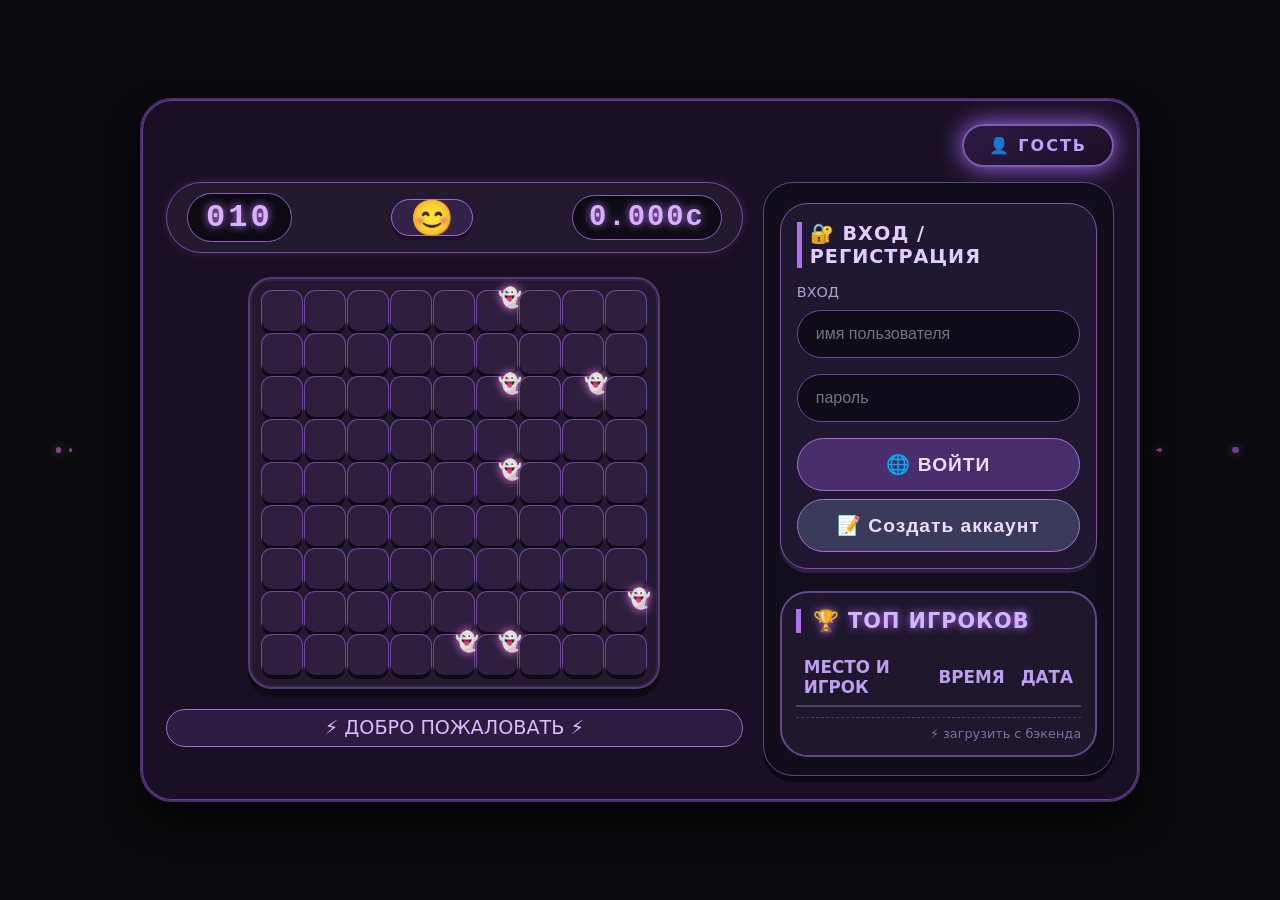
<file: index.html>
<!DOCTYPE html>
<html lang="ru">
<head>
    <meta charset="UTF-8">
    <meta name="viewport" content="width=device-width, initial-scale=1.0">
    <title>САПЁР</title>
    <link rel="stylesheet" href="style.css">
</head>
<body>
    <div class="lightning" id="lightning"></div>
    
    <div class="game-container">
        <div class="top-bar">
            <div class="role-badge guest" id="roleBadge">👤 ГОСТЬ</div>
        </div>

        <div class="main-layout">
            <div class="saper-section">
                <div class="top-panel">
                    <div class="mine-counter" id="mineCounter">010</div>
                    <button class="reset-button" id="resetGameBtn">😊</button>
                    <div class="game-timer" id="gameTimer">0.000с</div>
                </div>

                <div class="board-container">
                    <div class="minesweeper-board" id="board"></div>
                </div>

                <div class="status-message" id="gameStatus">⚡ ДОБРО ПОЖАЛОВАТЬ ⚡</div>
            </div>

            <div class="right-section" id="rightSection">
            </div>
        </div>
    </div>

    <script src="script.js"></script>
</body>
</html>
</file>
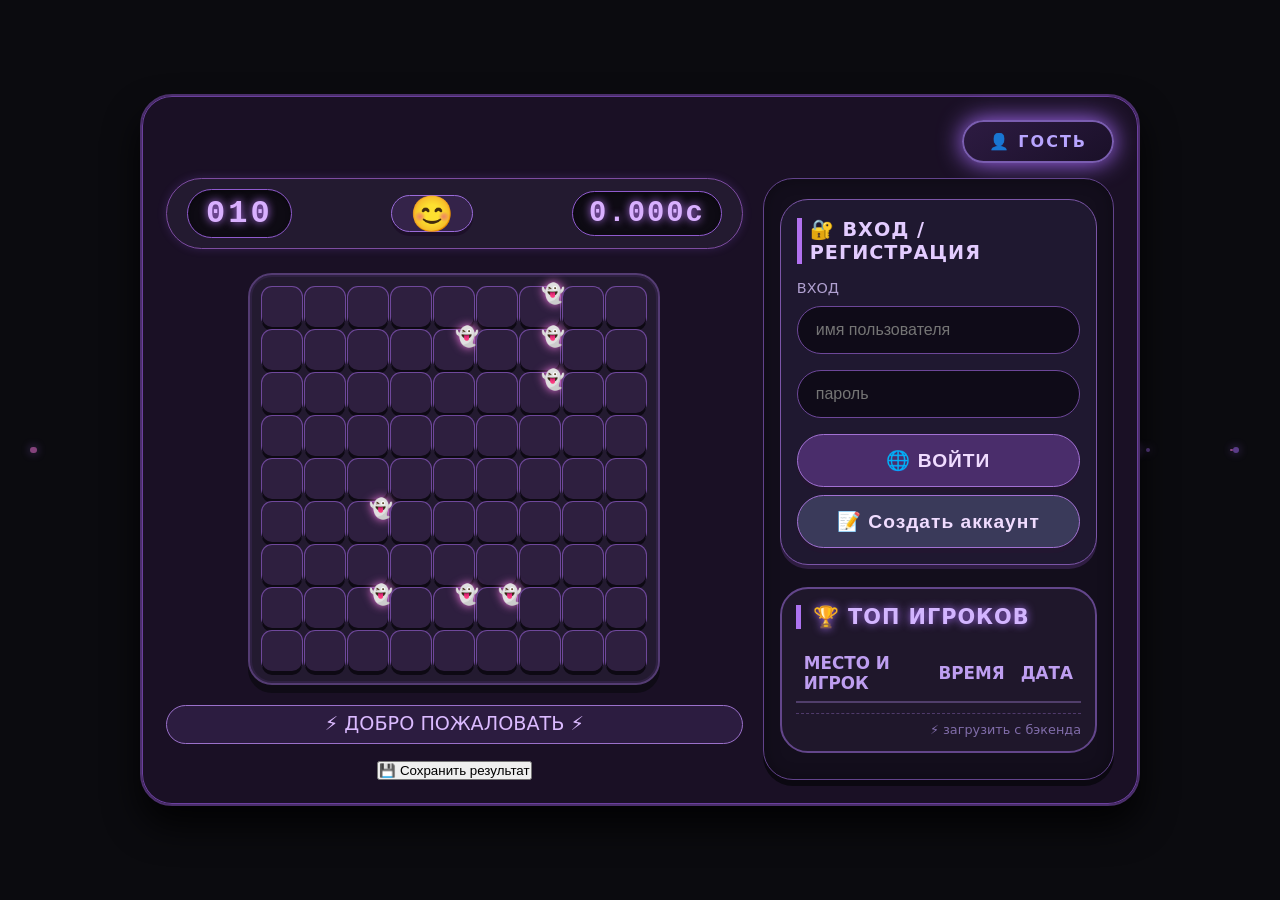
<file: templates/index.html>
<!-- Копия Bomber/index.html для шаблона Django -->
<!DOCTYPE html>
<html lang="ru">
<head>
    <meta charset="UTF-8">
    <meta name="viewport" content="width=device-width, initial-scale=1.0">
    <title>САПЁР</title>
    <link rel="stylesheet" href="/static/style.css">
</head>
<body>
    <div class="lightning" id="lightning"></div>
    <div class="game-container">
        <div class="top-bar">
            <div class="role-badge guest" id="roleBadge">👤 ГОСТЬ</div>
        </div>
        <div class="main-layout">
            <div class="saper-section">
                <div class="top-panel">
                    <div class="mine-counter" id="mineCounter">010</div>
                    <button class="reset-button" id="resetGameBtn">😊</button>
                    <div class="game-timer" id="gameTimer">0.000с</div>
                </div>
                <div class="board-container">
                    <div class="minesweeper-board" id="board"></div>
                </div>
                <div class="status-message" id="gameStatus">⚡ ДОБРО ПОЖАЛОВАТЬ ⚡</div>
                <div style="text-align: center; margin-top: 16px;">
                    <button type="button" class="save-result-button" id="saveResultBtn" title="(DEBUG) Всегда активна для отладки — нажмите для сохранения">💾 Сохранить результат</button>
                </div>
            </div>
            <div class="right-section" id="rightSection">
            </div>
        </div>
    </div>
    <script src="/static/script.js"></script>
</body>
</html>
</file>
<file: style.css>
* {
    box-sizing: border-box;
    margin: 0;
    padding: 0;
}

body {
    background: #0b0b0f;
    font-family: 'Segoe UI', Roboto, system-ui, sans-serif;
    min-height: 100vh;
    display: flex;
    justify-content: center;
    align-items: center;
    margin: 0;
    padding: 16px;
    overflow-x: hidden;
    position: relative;
}

.particle {
    position: fixed;
    width: 4px;
    height: 4px;
    background: #bf7aff;
    border-radius: 50%;
    pointer-events: none;
    z-index: 1;
    animation: floatUp 8s linear infinite;
    opacity: 0.5;
    box-shadow: 0 0 10px #aa6eff;
}

@keyframes floatUp {
    0% { transform: translateY(100vh) scale(1); opacity: 0.5; }
    100% { transform: translateY(-100px) scale(0); opacity: 0; }
}

.lightning {
    position: fixed;
    top: 0;
    left: 0;
    width: 100%;
    height: 100%;
    background: radial-gradient(circle at var(--x, 50%) var(--y, 50%), rgba(200, 0, 255, 0.5) 0%, transparent 70%);
    pointer-events: none;
    z-index: 9999;
    opacity: 0;
    transition: opacity 0.1s;
}

.lightning.flash {
    animation: lightningFlash 0.3s ease-out;
}

@keyframes lightningFlash {
    0% { opacity: 0; }
    10% { opacity: 1; }
    30% { opacity: 0.8; }
    60% { opacity: 0.3; }
    100% { opacity: 0; }
}

.game-container {
    max-width: 1000px;
    width: 100%;
    background: #1a1025;
    border: 2px solid #4b2f6b;
    border-radius: 32px;
    padding: 24px;
    box-shadow: 0 20px 35px rgba(0, 0, 0, 0.8), 0 0 0 1px #6b3f9e inset;
    position: relative;
    z-index: 10;
}

.top-bar {
    display: flex;
    justify-content: flex-end;
    align-items: center;
    margin-bottom: 15px;
}

.role-badge {
    background: linear-gradient(145deg, #2d1b42, #1a1028);
    border: 2px solid #9f72d9;
    border-radius: 50px;
    padding: 10px 25px;
    display: inline-block;
    font-weight: bold;
    text-transform: uppercase;
    letter-spacing: 2px;
    box-shadow: 0 0 25px #aa6eff;
    color: #d9b0ff;
}

.role-badge.guest { border-color: #7a5db0; color: #b8a5ff; }
.role-badge.user { border-color: #6fd96f; color: #b5ffb0; text-shadow: 0 0 10px #00ff88; }
.role-badge.admin { border-color: #d96f6f; color: #ffb0b0; text-shadow: 0 0 10px #ff4444; }

.main-layout {
    display: flex;
    gap: 20px;
    flex-wrap: wrap;
}

.saper-section {
    flex: 2;
    min-width: 320px;
}

.right-section {
    flex: 1.1;
    min-width: 260px;
    background: #130e1c;
    border-radius: 30px;
    padding: 20px 16px 18px 16px;
    border: 1px solid #62438b;
    box-shadow: inset 0 0 15px #0000004d, 0 6px 0 #0b0811;
    display: flex;
    flex-direction: column;
    gap: 22px;
}

.top-panel {
    display: flex;
    align-items: center;
    justify-content: space-between;
    background: #231a30;
    border-radius: 60px;
    padding: 10px 20px;
    margin-bottom: 24px;
    border: 1px solid #7d4ca0;
    box-shadow: 0 0 10px #a15eff33;
}

.mine-counter {
    background: #0e0b14;
    color: #d9b0ff;
    font-size: 2rem;
    font-weight: 700;
    font-family: 'Courier New', monospace;
    padding: 5px 18px;
    border-radius: 40px;
    letter-spacing: 3px;
    text-shadow: 0 0 8px #bf7aff;
    border: 1px solid #8f5acd;
    box-shadow: inset 0 2px 5px #00000066;
}

.reset-button {
    background: #342349;
    border: none;
    font-size: 2.2rem;
    line-height: 1;
    cursor: pointer;
    padding: 0 18px;
    border-radius: 50px;
    transition: 0.2s;
    color: #e2c4ff;
    border: 1px solid #9b6cdb;
    box-shadow: 0 4px 0 #1d1029;
}

.reset-button:hover {
    background: #4f3470;
    transform: scale(1.03);
    border-color: #c197ff;
    box-shadow: 0 0 12px #cb9eff;
}

.game-timer {
    background: #0e0b14;
    color: #d9b0ff;
    font-size: 1.8rem;
    font-weight: 700;
    font-family: 'Courier New', monospace;
    padding: 5px 16px;
    border-radius: 40px;
    text-shadow: 0 0 8px #bf7aff;
    border: 1px solid #8f5acd;
    box-shadow: inset 0 2px 5px #00000066;
    letter-spacing: 2px;
}

.board-container {
    display: flex;
    justify-content: center;
    margin-bottom: 20px;
}

.minesweeper-board {
    display: inline-grid;
    grid-template-columns: repeat(9, 40px);
    gap: 3px;
    background: #231a30;
    padding: 12px;
    border-radius: 24px;
    border: 2px solid #543c73;
    box-shadow: 0 0 0 2px #2f2142 inset, 0 8px 0 #0f0b16;
}

.cell {
    width: 40px;
    height: 40px;
    background: #2e1f3f;
    border-radius: 10px;
    display: flex;
    align-items: center;
    justify-content: center;
    font-weight: 800;
    font-size: 1.4rem;
    cursor: pointer;
    user-select: none;
    transition: all 0.2s;
    box-shadow: 0 4px 0 #0d0913, 0 0 0 1px #6f489b;
    color: #f0d9ff;
    font-family: 'Courier New', monospace;
    position: relative;
}

.cell:hover {
    transform: scale(1.05);
    box-shadow: 0 0 20px #bf7aff, 0 4px 0 #0d0913;
    z-index: 2;
}

.cell.revealed {
    background: #3f2b59;
    box-shadow: inset 0 0 0 2px #7b57a5, 0 2px 0 #221a30;
    border: none;
    color: #f3e2ff;
    text-shadow: 0 0 5px #d9b0ff;
}

.cell.flagged::before {
    content: "⚑";
    font-size: 1.9rem;
    line-height: 1;
    color: #ff7de9;
    text-shadow: 0 0 10px #ffb7fa;
}

.cell.ghost-mine {
    animation: ghostPulse 2s infinite;
}

@keyframes ghostPulse {
    0% { background: #2e1f3f; }
    50% { background: #4a2b6b; box-shadow: 0 0 30px #d9b0ff; }
    100% { background: #2e1f3f; }
}

.cell.ghost-mine::after {
    content: "👻";
    position: absolute;
    font-size: 1.2rem;
    top: -5px;
    right: -5px;
    filter: drop-shadow(0 0 5px #ff7de9);
}

.cell.revealed[data-value="1"] { color: #bdb0ff; font-weight: 900; }
.cell.revealed[data-value="2"] { color: #d09eff; }
.cell.revealed[data-value="3"] { color: #e2a5ff; }
.cell.revealed[data-value="4"] { color: #cf8eff; }
.cell.revealed[data-value="5"] { color: #f7b5ff; }
.cell.revealed[data-value="6"] { color: #ffbef5; }
.cell.revealed[data-value="7"] { color: #ffb1e7; }
.cell.revealed[data-value="8"] { color: #ffd0fa; }

.status-message {
    color: #dbbaff;
    font-size: 1.2rem;
    text-align: center;
    padding: 6px 12px;
    background: #2c1c40;
    border-radius: 40px;
    margin-top: 8px;
    border: 1px solid #9b71cb;
    min-height: 2.4rem;
    font-weight: 500;
}

.register-box {
    background: #1f1830;
    border-radius: 28px;
    padding: 18px 16px 16px 16px;
    border: 1px solid #7b55a7;
    box-shadow: 0 4px 0 #2f1d42;
}

.register-title {
    color: #e3ccff;
    font-size: 1.2rem;
    font-weight: 600;
    margin-bottom: 16px;
    padding-left: 8px;
    border-left: 5px solid #b271f0;
    text-transform: uppercase;
    letter-spacing: 1px;
}

.register-input {
    width: 100%;
    background: #0f0b18;
    border: 1px solid #6d4799;
    padding: 14px 18px;
    border-radius: 50px;
    font-size: 1rem;
    color: white;
    outline: none;
    margin-bottom: 16px;
    transition: 0.2s;
}

.register-input:focus {
    border-color: #c493ff;
    box-shadow: 0 0 15px #b47aff;
    background: #1a1228;
}

.register-button {
    width: 100%;
    background: #4a2d6b;
    border: none;
    color: #f0dcff;
    font-weight: 700;
    font-size: 1.2rem;
    padding: 14px 10px;
    border-radius: 50px;
    cursor: pointer;
    border: 1px solid #a271d3;
    transition: 0.2s;
    letter-spacing: 1px;
    box-shadow: 0 5px 0 #221630;
}

.register-button:hover {
    background: #684a8a;
    border-color: #dbb5ff;
    box-shadow: 0 0 18px #d3a6ff, 0 5px 0 #221630;
}

.leaderboard {
    background: #1f172b;
    border-radius: 28px;
    padding: 16px 14px 14px 14px;
    border: 2px solid #63468b;
}

.leaderboard h3 {
    color: #d3b5ff;
    font-size: 1.3rem;
    letter-spacing: 1px;
    margin-bottom: 16px;
    text-transform: uppercase;
    font-weight: 600;
    text-shadow: 0 0 8px #a16beb;
    border-left: 5px solid #ad73f0;
    padding-left: 12px;
}

.leaderboard-table {
    width: 100%;
    color: #d9c1fc;
    border-collapse: collapse;
    font-size: 1.05rem;
}

.leaderboard-table th {
    text-align: left;
    padding: 8px;
    color: #be9ef0;
    border-bottom: 2px solid #503e6b;
}

.leaderboard-table td {
    padding: 8px;
    border-bottom: 1px solid #3d2d55;
}

.leaderboard-table td:last-child {
    text-align: center;
}

.backend-hint {
    color: #816daa;
    font-size: 0.8rem;
    text-align: right;
    margin-top: 10px;
    border-top: 1px dashed #4f3a6b;
    padding-top: 8px;
    cursor: pointer;
    transition: 0.2s;
}

.backend-hint:hover {
    color: #b694ff;
    text-shadow: 0 0 8px #aa6eff;
}

.admin-user-row {
    display: flex;
    justify-content: space-between;
    align-items: center;
    background: #2b1d3e;
    padding: 10px 15px;
    border-radius: 40px;
    margin-bottom: 8px;
    border: 1px solid #845fbb;
}

.remove-user-btn {
    background: #d96f6f;
    border: none;
    color: white;
    width: 24px;
    height: 24px;
    border-radius: 50%;
    display: flex;
    align-items: center;
    justify-content: center;
    cursor: pointer;
    font-weight: bold;
    font-size: 1.2rem;
    line-height: 1;
    transition: 0.2s;
    box-shadow: 0 2px 0 #6b3f3f;
}

.remove-user-btn:hover {
    background: #ff8a8a;
    transform: scale(1.1);
    box-shadow: 0 0 15px #ff6a6a;
}

.error-message {
    color: #ff7e7e;
    font-size: 0.85rem;
    margin-top: -10px;
    margin-bottom: 10px;
    padding-left: 10px;
    text-shadow: 0 0 5px #ff0000;
}
</file>
<file: static/style.css>
* {
    box-sizing: border-box;
    margin: 0;
    padding: 0;
}

body {
    background: #0b0b0f;
    font-family: 'Segoe UI', Roboto, system-ui, sans-serif;
    min-height: 100vh;
    display: flex;
    justify-content: center;
    align-items: center;
    margin: 0;
    padding: 16px;
    overflow-x: hidden;
    position: relative;
}

.particle {
    position: fixed;
    width: 4px;
    height: 4px;
    background: #bf7aff;
    border-radius: 50%;
    pointer-events: none;
    z-index: 1;
    animation: floatUp 8s linear infinite;
    opacity: 0.5;
    box-shadow: 0 0 10px #aa6eff;
}

@keyframes floatUp {
    0% { transform: translateY(100vh) scale(1); opacity: 0.5; }
    100% { transform: translateY(-100px) scale(0); opacity: 0; }
}

.lightning {
    position: fixed;
    top: 0;
    left: 0;
    width: 100%;
    height: 100%;
    background: radial-gradient(circle at var(--x, 50%) var(--y, 50%), rgba(200, 0, 255, 0.5) 0%, transparent 70%);
    pointer-events: none;
    z-index: 9999;
    opacity: 0;
    transition: opacity 0.1s;
}

.lightning.flash {
    animation: lightningFlash 0.3s ease-out;
}

@keyframes lightningFlash {
    0% { opacity: 0; }
    10% { opacity: 1; }
    30% { opacity: 0.8; }
    60% { opacity: 0.3; }
    100% { opacity: 0; }
}

.game-container {
    max-width: 1000px;
    width: 100%;
    background: #1a1025;
    border: 2px solid #4b2f6b;
    border-radius: 32px;
    padding: 24px;
    box-shadow: 0 20px 35px rgba(0, 0, 0, 0.8), 0 0 0 1px #6b3f9e inset;
    position: relative;
    z-index: 10;
}

.top-bar {
    display: flex;
    justify-content: flex-end;
    align-items: center;
    margin-bottom: 15px;
}

.role-badge {
    background: linear-gradient(145deg, #2d1b42, #1a1028);
    border: 2px solid #9f72d9;
    border-radius: 50px;
    padding: 10px 25px;
    display: inline-block;
    font-weight: bold;
    text-transform: uppercase;
    letter-spacing: 2px;
    box-shadow: 0 0 25px #aa6eff;
    color: #d9b0ff;
}

.role-badge.guest { border-color: #7a5db0; color: #b8a5ff; }
.role-badge.user { border-color: #6fd96f; color: #b5ffb0; text-shadow: 0 0 10px #00ff88; }
.role-badge.admin { border-color: #d96f6f; color: #ffb0b0; text-shadow: 0 0 10px #ff4444; }

.main-layout {
    display: flex;
    gap: 20px;
    flex-wrap: wrap;
}

.saper-section {
    flex: 2;
    min-width: 320px;
}

.right-section {
    flex: 1.1;
    min-width: 260px;
    background: #130e1c;
    border-radius: 30px;
    padding: 20px 16px 18px 16px;
    border: 1px solid #62438b;
    box-shadow: inset 0 0 15px #0000004d, 0 6px 0 #0b0811;
    display: flex;
    flex-direction: column;
    gap: 22px;
}

.top-panel {
    display: flex;
    align-items: center;
    justify-content: space-between;
    background: #231a30;
    border-radius: 60px;
    padding: 10px 20px;
    margin-bottom: 24px;
    border: 1px solid #7d4ca0;
    box-shadow: 0 0 10px #a15eff33;
}

.mine-counter {
    background: #0e0b14;
    color: #d9b0ff;
    font-size: 2rem;
    font-weight: 700;
    font-family: 'Courier New', monospace;
    padding: 5px 18px;
    border-radius: 40px;
    letter-spacing: 3px;
    text-shadow: 0 0 8px #bf7aff;
    border: 1px solid #8f5acd;
    box-shadow: inset 0 2px 5px #00000066;
}

.reset-button {
    background: #342349;
    border: none;
    font-size: 2.2rem;
    line-height: 1;
    cursor: pointer;
    padding: 0 18px;
    border-radius: 50px;
    transition: 0.2s;
    color: #e2c4ff;
    border: 1px solid #9b6cdb;
    box-shadow: 0 4px 0 #1d1029;
}

.reset-button:hover {
    background: #4f3470;
    transform: scale(1.03);
    border-color: #c197ff;
    box-shadow: 0 0 12px #cb9eff;
}

.game-timer {
    background: #0e0b14;
    color: #d9b0ff;
    font-size: 1.8rem;
    font-weight: 700;
    font-family: 'Courier New', monospace;
    padding: 5px 16px;
    border-radius: 40px;
    text-shadow: 0 0 8px #bf7aff;
    border: 1px solid #8f5acd;
    box-shadow: inset 0 2px 5px #00000066;
    letter-spacing: 2px;
}

.board-container {
    display: flex;
    justify-content: center;
    margin-bottom: 20px;
}

.minesweeper-board {
    display: inline-grid;
    grid-template-columns: repeat(9, 40px);
    gap: 3px;
    background: #231a30;
    padding: 12px;
    border-radius: 24px;
    border: 2px solid #543c73;
    box-shadow: 0 0 0 2px #2f2142 inset, 0 8px 0 #0f0b16;
}

.cell {
    width: 40px;
    height: 40px;
    background: #2e1f3f;
    border-radius: 10px;
    display: flex;
    align-items: center;
    justify-content: center;
    font-weight: 800;
    font-size: 1.4rem;
    cursor: pointer;
    user-select: none;
    transition: all 0.2s;
    box-shadow: 0 4px 0 #0d0913, 0 0 0 1px #6f489b;
    color: #f0d9ff;
    font-family: 'Courier New', monospace;
    position: relative;
}

.cell:hover {
    transform: scale(1.05);
    box-shadow: 0 0 20px #bf7aff, 0 4px 0 #0d0913;
    z-index: 2;
}

.cell.revealed {
    background: #3f2b59;
    box-shadow: inset 0 0 0 2px #7b57a5, 0 2px 0 #221a30;
    border: none;
    color: #f3e2ff;
    text-shadow: 0 0 5px #d9b0ff;
}

.cell.flagged::before {
    content: "⚑";
    font-size: 1.9rem;
    line-height: 1;
    color: #ff7de9;
    text-shadow: 0 0 10px #ffb7fa;
}

.cell.ghost-mine {
    animation: ghostPulse 2s infinite;
}

@keyframes ghostPulse {
    0% { background: #2e1f3f; }
    50% { background: #4a2b6b; box-shadow: 0 0 30px #d9b0ff; }
    100% { background: #2e1f3f; }
}

.cell.ghost-mine::after {
    content: "👻";
    position: absolute;
    font-size: 1.2rem;
    top: -5px;
    right: -5px;
    filter: drop-shadow(0 0 5px #ff7de9);
}

.cell.revealed[data-value="1"] { color: #bdb0ff; font-weight: 900; }
.cell.revealed[data-value="2"] { color: #d09eff; }
.cell.revealed[data-value="3"] { color: #e2a5ff; }
.cell.revealed[data-value="4"] { color: #cf8eff; }
.cell.revealed[data-value="5"] { color: #f7b5ff; }
.cell.revealed[data-value="6"] { color: #ffbef5; }
.cell.revealed[data-value="7"] { color: #ffb1e7; }
.cell.revealed[data-value="8"] { color: #ffd0fa; }

.status-message {
    color: #dbbaff;
    font-size: 1.2rem;
    text-align: center;
    padding: 6px 12px;
    background: #2c1c40;
    border-radius: 40px;
    margin-top: 8px;
    border: 1px solid #9b71cb;
    min-height: 2.4rem;
    font-weight: 500;
}

.register-box {
    background: #1f1830;
    border-radius: 28px;
    padding: 18px 16px 16px 16px;
    border: 1px solid #7b55a7;
    box-shadow: 0 4px 0 #2f1d42;
}

.register-title {
    color: #e3ccff;
    font-size: 1.2rem;
    font-weight: 600;
    margin-bottom: 16px;
    padding-left: 8px;
    border-left: 5px solid #b271f0;
    text-transform: uppercase;
    letter-spacing: 1px;
}

.register-input {
    width: 100%;
    background: #0f0b18;
    border: 1px solid #6d4799;
    padding: 14px 18px;
    border-radius: 50px;
    font-size: 1rem;
    color: white;
    outline: none;
    margin-bottom: 16px;
    transition: 0.2s;
}

.register-input:focus {
    border-color: #c493ff;
    box-shadow: 0 0 15px #b47aff;
    background: #1a1228;
}

.register-button {
    width: 100%;
    background: #4a2d6b;
    border: none;
    color: #f0dcff;
    font-weight: 700;
    font-size: 1.2rem;
    padding: 14px 10px;
    border-radius: 50px;
    cursor: pointer;
    border: 1px solid #a271d3;
    transition: 0.2s;
    letter-spacing: 1px;
    box-shadow: 0 5px 0 #221630;
}

.register-button:hover {
    background: #684a8a;
    border-color: #dbb5ff;
    box-shadow: 0 0 18px #d3a6ff, 0 5px 0 #221630;
}

.leaderboard {
    background: #1f172b;
    border-radius: 28px;
    padding: 16px 14px 14px 14px;
    border: 2px solid #63468b;
}

.leaderboard h3 {
    color: #d3b5ff;
    font-size: 1.3rem;
    letter-spacing: 1px;
    margin-bottom: 16px;
    text-transform: uppercase;
    font-weight: 600;
    text-shadow: 0 0 8px #a16beb;
    border-left: 5px solid #ad73f0;
    padding-left: 12px;
}

.leaderboard-table {
    width: 100%;
    color: #d9c1fc;
    border-collapse: collapse;
    font-size: 1.05rem;
}

.leaderboard-table th {
    text-align: left;
    padding: 8px;
    color: #be9ef0;
    border-bottom: 2px solid #503e6b;
}

.leaderboard-table td {
    padding: 8px;
    border-bottom: 1px solid #3d2d55;
}

.leaderboard-table td:last-child {
    text-align: center;
}

.backend-hint {
    color: #816daa;
    font-size: 0.8rem;
    text-align: right;
    margin-top: 10px;
    border-top: 1px dashed #4f3a6b;
    padding-top: 8px;
    cursor: pointer;
    transition: 0.2s;
}

.backend-hint:hover {
    color: #b694ff;
    text-shadow: 0 0 8px #aa6eff;
}

.admin-user-row {
    display: flex;
    justify-content: space-between;
    align-items: center;
    background: #2b1d3e;
    padding: 10px 15px;
    border-radius: 40px;
    margin-bottom: 8px;
    border: 1px solid #845fbb;
}

.remove-user-btn {
    background: #d96f6f;
    border: none;
    color: white;
    width: 24px;
    height: 24px;
    border-radius: 50%;
    display: flex;
    align-items: center;
    justify-content: center;
    cursor: pointer;
    font-weight: bold;
    font-size: 1.2rem;
    line-height: 1;
    transition: 0.2s;
    box-shadow: 0 2px 0 #6b3f3f;
}

.remove-user-btn:hover {
    background: #ff8a8a;
    transform: scale(1.1);
    box-shadow: 0 0 15px #ff6a6a;
}

.error-message {
    color: #ff7e7e;
    font-size: 0.85rem;
    margin-top: -10px;
    margin-bottom: 10px;
    padding-left: 10px;
    text-shadow: 0 0 5px #ff0000;
}
</file>
